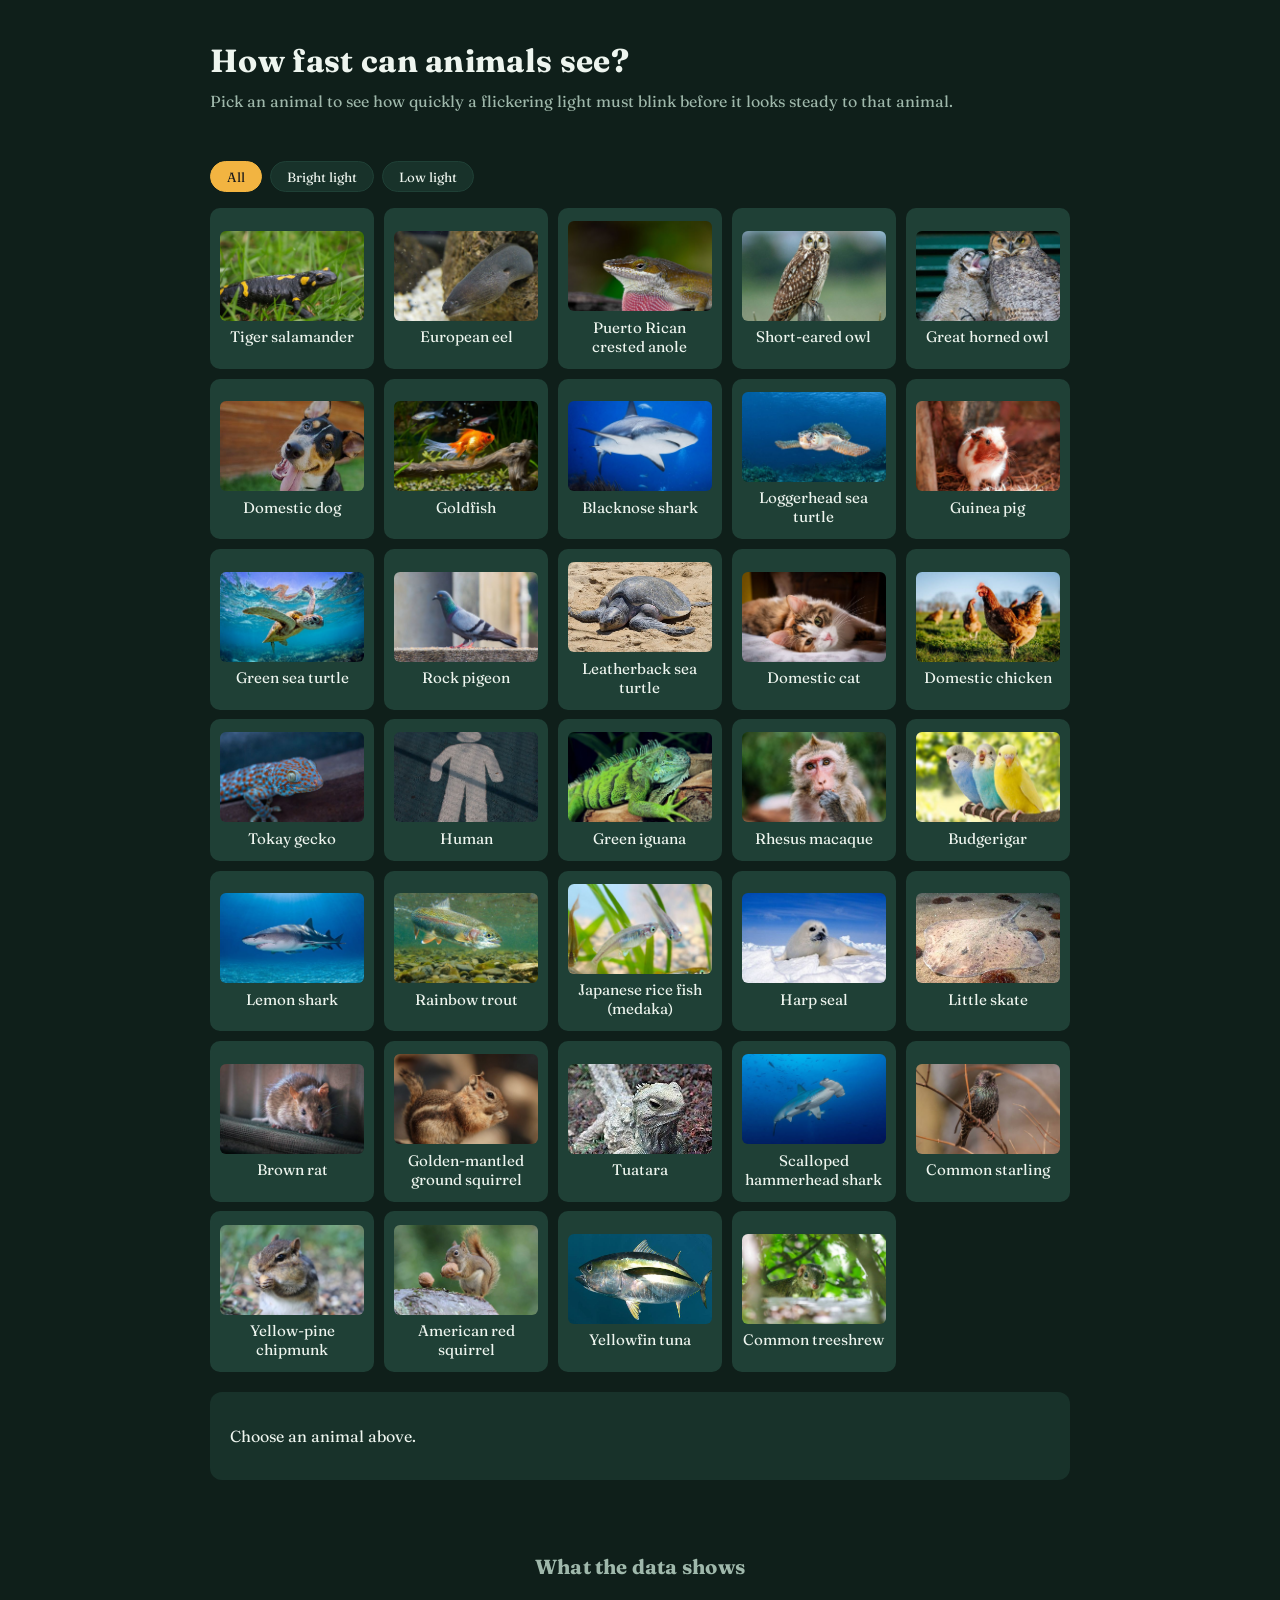
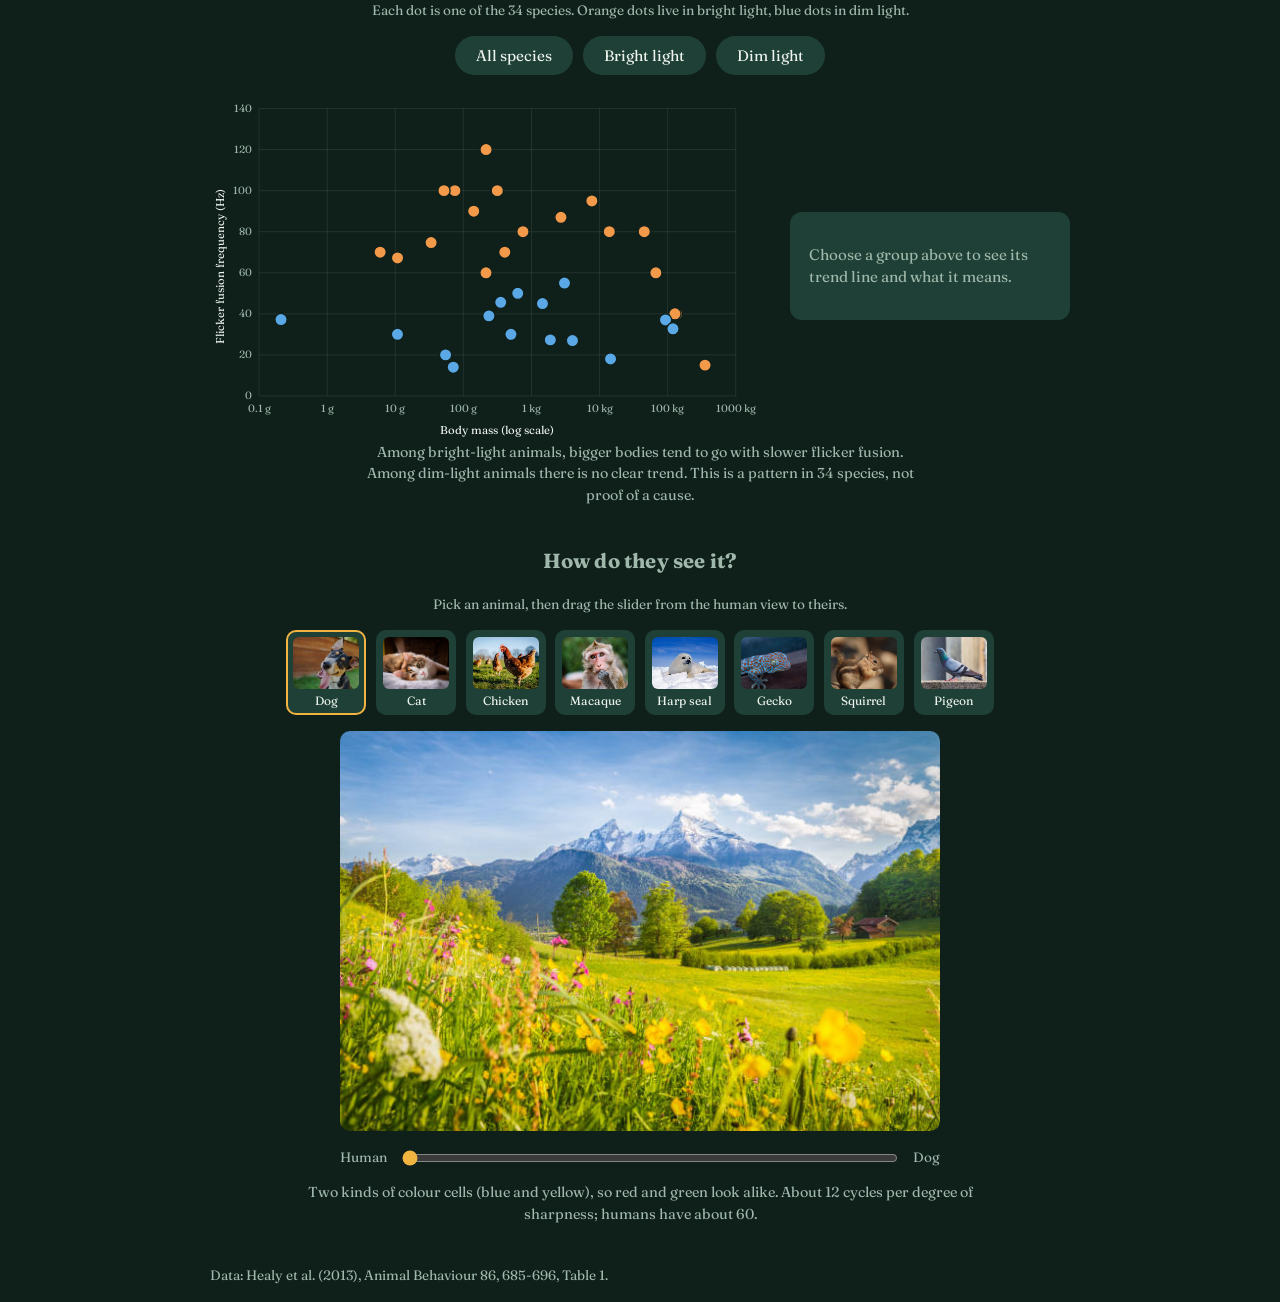
<file: Smilte_Tuskenaite/site/index.html>
<!DOCTYPE html>
<html lang="en">
<head>
  <meta charset="utf-8">
  <meta name="viewport" content="width=device-width, initial-scale=1">
  <title>Flicker Fusion Atlas</title>
    <link rel="icon" type="image/svg+xml" href="favicon.svg">
      <link rel="preconnect" href="https://fonts.googleapis.com">
  <link rel="preconnect" href="https://fonts.gstatic.com" crossorigin>
  <link href="https://fonts.googleapis.com/css2?family=Fraunces:wght@400;600;700&display=swap" rel="stylesheet">  <link rel="stylesheet" href="style.css">
</head>
<body>
  <header>
    <h1>How fast can animals see?</h1>
    <p>Pick an animal to see how quickly a flickering light must blink before it looks steady to that animal.</p>
  </header>

  <main>
    <div class="filters">
      <button class="filter active" data-filter="all">All</button>
      <button class="filter" data-filter="H">Bright light</button>
      <button class="filter" data-filter="L">Low light</button>
    </div>

    <div id="grid"></div>

    <section id="detail">
      <p>Choose an animal above.</p>
    </section>
  </main>

  <footer>
        <section id="results" class="reveal">
    <h2>What the data shows</h2>
    <p>Each dot is one of the 34 species. Orange dots live in bright light, blue dots in dim light.</p>
            <div id="group-buttons">
      <button data-group="all">All species</button>
      <button data-group="H">Bright light</button>
      <button data-group="L">Dim light</button>
    </div>

    <div id="plot-layout">
      <div id="plot-box">
        <svg id="plot" viewBox="0 0 640 400" role="img" aria-label="Flicker fusion frequency against body mass for 34 vertebrate species"></svg>
        <div id="plot-tooltip" hidden></div>
      </div>
      <div id="group-box">
        <p>Choose a group above to see its trend line and what it means.</p>
      </div>
    </div>
    <p class="results-note">Among bright-light animals, bigger bodies tend to go with slower flicker fusion. Among dim-light animals there is no clear trend. This is a pattern in 34 species, not proof of a cause.</p>
  </section>   
    <section id="vision">
    <h2>How do they see it?</h2>
    <p>Pick an animal, then drag the slider from the human view to theirs.</p>

    <div id="vision-picker">
      <button data-id="canis-lupus-familiaris"><img src="images/canis-lupus-familiaris.jpg" alt=""><span>Dog</span></button>
      <button data-id="felis-catus"><img src="images/felis-catus.jpg" alt=""><span>Cat</span></button>
      <button data-id="gallus-gallus-domesticus"><img src="images/gallus-gallus-domesticus.jpg" alt=""><span>Chicken</span></button>
      <button data-id="macaca-mulatta"><img src="images/macaca-mulatta.jpg" alt=""><span>Macaque</span></button>
      <button data-id="pagophilus-groenlandicus"><img src="images/pagophilus-groenlandicus.jpg" alt=""><span>Harp seal</span></button>
      <button data-id="gekko-gecko"><img src="images/gekko-gecko.jpg" alt=""><span>Gecko</span></button>
      <button data-id="spermophilus-lateralis"><img src="images/spermophilus-lateralis.jpg" alt=""><span>Squirrel</span></button>
      <button data-id="columba-livia"><img src="images/columba-livia.jpg" alt=""><span>Pigeon</span></button>
    </div>

    <div id="vision-box">
      <img id="vision-human" src="vision/scene.jpg" alt="Human view of a meadow">
      <img id="vision-animal" src="vision/canis-lupus-familiaris.jpg" alt="Animal view of the meadow">
    </div>

    <div id="vision-controls">
      <span>Human</span>
      <input type="range" id="vision-slider" min="0" max="100" value="0">
      <span id="vision-animal-name">Dog</span>
    </div>
    <p id="vision-caption"></p>
  </section>
    Data: Healy et al. (2013), Animal Behaviour 86, 685-696, Table 1.
  </footer>

  <script src="species_data.js"></script>
    <script src="fit_data.js"></script>
  <script src="app.js"></script>
</body>
</html>
</file>
<file: Smilte_Tuskenaite/site/style.css>
:root {
  --bg: #0f1f1a;
  --panel: #18322a;
  --card: #1f4036;
  --text: #eef5ef;
  --muted: #9fb8ab;
  --accent: #f2b441;
}

* { box-sizing: border-box; }

body {
  margin: 0;
  font-family: system-ui, sans-serif;
  background: var(--bg);
  color: var(--text);
  line-height: 1.5;
}

header, main, footer {
  max-width: 900px;
  margin: 0 auto;
  padding: 1rem 1.25rem;
}

h1 { font-size: 2rem; margin-bottom: 0.25rem; }
header p { color: var(--muted); margin-top: 0; }

.filters { display: flex; gap: 0.5rem; margin-bottom: 1rem; }

.filter {
  background: var(--panel);
  color: var(--text);
  border: 1px solid var(--card);
  border-radius: 999px;
  padding: 0.4rem 1rem;
  cursor: pointer;
}
.filter.active { background: var(--accent); color: #1b1b1b; border-color: var(--accent); }

#grid {
  display: grid;
  grid-template-columns: repeat(auto-fill, minmax(150px, 1fr));
  gap: 0.6rem;
}

.card {
  background: var(--card);
  color: var(--text);
  border: 2px solid transparent;
  border-radius: 10px;
  padding: 0.7rem 0.5rem;
  font-size: 0.95rem;
  cursor: pointer;
}
.card {
  display: flex;
  flex-direction: column;
  align-items: center;
  justify-content: center;
  gap: 0.4rem;
  min-height: 3.6rem;
}
.card img {
  width: 100%;
  height: 90px;
  object-fit: cover;
  border-radius: 6px;
}
.card:hover { border-color: var(--muted); }
.card.selected { border-color: var(--accent); }

#detail {
  background: var(--panel);
  border-radius: 12px;
  padding: 1rem 1.25rem;
  margin-top: 1.25rem;
}
#detail h2 { margin: 0; }
.latin { font-style: italic; color: var(--muted); margin-top: 0; }

footer { color: var(--muted); font-size: 0.85rem; }

.detail-photo {
  width: 100%;
  max-width: 260px;
  height: 160px;
  object-fit: cover;
  border-radius: 10px;
  margin-bottom: 0.6rem;
}

.blink-row {
  display: flex;
  align-items: center;
  flex-wrap: wrap;
  gap: 0.5rem;
  margin: 0.8rem 0;
}

.dot {
  width: 18px;
  height: 18px;
  border-radius: 50%;
  background: var(--accent);
  animation: blink linear infinite;
}

@keyframes blink {
  0%, 49%   { opacity: 1; }
  50%, 100% { opacity: 0.1; }
}

.blink-note {
  color: var(--muted);
  font-size: 0.85rem;
}

/* ---------- "How do they see it?" section ---------- */
#vision {
  max-width: 720px;
  margin: 2.5rem auto;
  text-align: center;
}

/* Row of small animal picture buttons */
#vision-picker {
  display: flex;
  flex-wrap: wrap;
  justify-content: center;
  gap: 0.6rem;
  margin: 1rem 0;
}

#vision-picker button {
  width: 80px;
  padding: 5px;
  background: var(--card);
  color: var(--text);
  border: 2px solid transparent;
  border-radius: 10px;
  font-size: 0.75rem;
  cursor: pointer;
}

#vision-picker button img {
  width: 100%;
  height: 52px;
  object-fit: cover;
  border-radius: 6px;
  display: block;
  margin-bottom: 4px;
}

#vision-picker button.picked {
  border-color: var(--accent);
}

/* The meadow picture: both images sit on top of each other */
#vision-box {
  position: relative;
  max-width: 600px;
  aspect-ratio: 3 / 2;
  margin: 1rem auto;
  border-radius: 10px;
  overflow: hidden;
}

#vision-box img {
  position: absolute;
  top: 0;
  left: 0;
  width: 100%;
  height: 100%;
  object-fit: cover;
}

/* The animal's view starts invisible; the slider will make it appear */
#vision-animal {
  opacity: 0;
}

/* Slider row under the picture */
#vision-controls {
  display: flex;
  align-items: center;
  gap: 0.8rem;
  max-width: 600px;
  margin: 0 auto;
}

#vision-slider {
  flex: 1;
  accent-color: var(--accent);
}

#vision-caption {
  color: var(--muted);
  font-size: 0.9rem;
}

/* ---------- "What the data shows" section ---------- */
#results {
  max-width: 720px;
  margin: 2.5rem auto;
  text-align: center;
}

#results img {
  width: 100%;
  max-width: 640px;
  height: auto;
  border-radius: 12px;
  box-shadow: 0 4px 18px rgba(0, 0, 0, 0.35);
  margin: 1rem 0;
}

.results-note {
  color: var(--muted);
  font-size: 0.9rem;
  max-width: 560px;
  margin: 0 auto;
}

/* ---------- Scroll reveal animation ---------- */
.reveal {
  opacity: 0;
  transform: translateY(24px);
  transition: opacity 0.8s ease, transform 0.8s ease;
}

.reveal.visible {
  opacity: 1;
  transform: none;
}

/* ---------- Interactive plot ---------- */
#plot-box {
  position: relative;
  max-width: 640px;
  margin: 1rem auto;
}

#plot {
  width: 100%;
  height: auto;
  display: block;
}

.plot-grid {
  stroke: rgba(255, 255, 255, 0.1);
  stroke-width: 1;
}

.plot-label {
  fill: var(--muted);
  font-size: 12px;
}

.plot-title {
  fill: var(--text);
  font-size: 13px;
}

/* Dots start invisible, then pop in one by one when the section is revealed */
.plot-dot {
  opacity: 0;
  cursor: pointer;
  stroke: var(--bg);
  stroke-width: 1.5;
  transform-box: fill-box;
  transform-origin: center;
}

.dot-H { fill: #f2994a; }   /* bright light: orange */
.dot-L { fill: #5aa9e6; }   /* dim light: blue */

#results.visible .plot-dot {
  animation: dot-pop 0.5s ease-out both;
}

@keyframes dot-pop {
  from { opacity: 0; transform: scale(0); }
  to   { opacity: 1; transform: scale(1); }
}

.plot-dot:hover,
.plot-dot:focus {
  stroke: var(--text);
  stroke-width: 3;
  outline: none;
}

/* The label that follows the mouse (filled in by JavaScript later) */
#plot-tooltip {
  position: absolute;
  pointer-events: none;
  background: var(--panel);
  color: var(--text);
  border: 1px solid var(--accent);
  border-radius: 8px;
  padding: 6px 10px;
  font-size: 0.85rem;
  text-align: left;
  z-index: 10;
}

/* ---------- Result cards ---------- */
#result-cards {
  display: flex;
  flex-wrap: wrap;
  justify-content: center;
  gap: 0.8rem;
  margin: 1rem 0;
}

.result-card {
  flex: 1 1 170px;
  background: var(--card);
  border-radius: 12px;
  padding: 0.9rem;
  font-size: 0.9rem;
}

.result-card h3 {
  margin: 0 0 0.3rem;
}

.result-big {
  font-size: 1.6rem;
  font-weight: bold;
  color: var(--accent);
  margin: 0.2rem 0;
}

.result-small {
  color: var(--muted);
  font-size: 0.8rem;
}

/* ---------- Group buttons, box and layout ---------- */
#results {
  max-width: 980px;   /* wider, so the plot and the box fit side by side */
}

#group-buttons {
  display: flex;
  flex-wrap: wrap;
  justify-content: center;
  gap: 0.6rem;
  margin: 1rem 0;
}

#group-buttons button {
  background: var(--card);
  color: var(--text);
  border: 2px solid transparent;
  border-radius: 999px;
  padding: 0.5rem 1.2rem;
  font-size: 0.95rem;
  cursor: pointer;
  transition: border-color 0.2s, background 0.2s, color 0.2s;
}

#group-buttons button:hover {
  border-color: var(--accent);
}

/* The chosen button takes the colour of its group */
#group-buttons button.active {
  color: var(--bg);
  font-weight: bold;
}
#group-buttons button[data-group="all"].active { background: var(--accent); }
#group-buttons button[data-group="H"].active   { background: #f2994a; }
#group-buttons button[data-group="L"].active   { background: #5aa9e6; }

/* Plot on the left, explanation box on the right (stacks on narrow screens) */
#plot-layout {
  display: flex;
  flex-wrap: wrap;
  align-items: center;
  justify-content: center;
  gap: 1.2rem;
}

#plot-layout #plot-box {
  flex: 1 1 420px;
  margin: 0;
}

#group-box {
  flex: 1 1 220px;
  max-width: 280px;
  background: var(--card);
  border-radius: 12px;
  padding: 1rem 1.2rem;
  text-align: left;
  font-size: 0.95rem;
}

/* Dots outside the chosen group fade out smoothly */
.plot-dot {
  transition: opacity 0.4s;
}

.plot-dot.faded {
  opacity: 0.15 !important;
}

/* Trend lines */
.trend-line {
  stroke-width: 3;
  stroke-linecap: round;
  fill: none;
  pointer-events: none;
}
.trend-all { stroke: var(--accent); }
.trend-H   { stroke: #ffb36b; }
.trend-L   { stroke: #8cc8f5; }

/* ---------- Fonts ---------- */
body {
  font-family: "Fraunces", Georgia, serif;
}

h1, h2, h3 {
  font-family: "Fraunces", Georgia, serif;
  letter-spacing: 0.01em;
}

/* Buttons do not copy the page font by themselves, so tell them to */
button {
  font-family: inherit;
}
</file>
